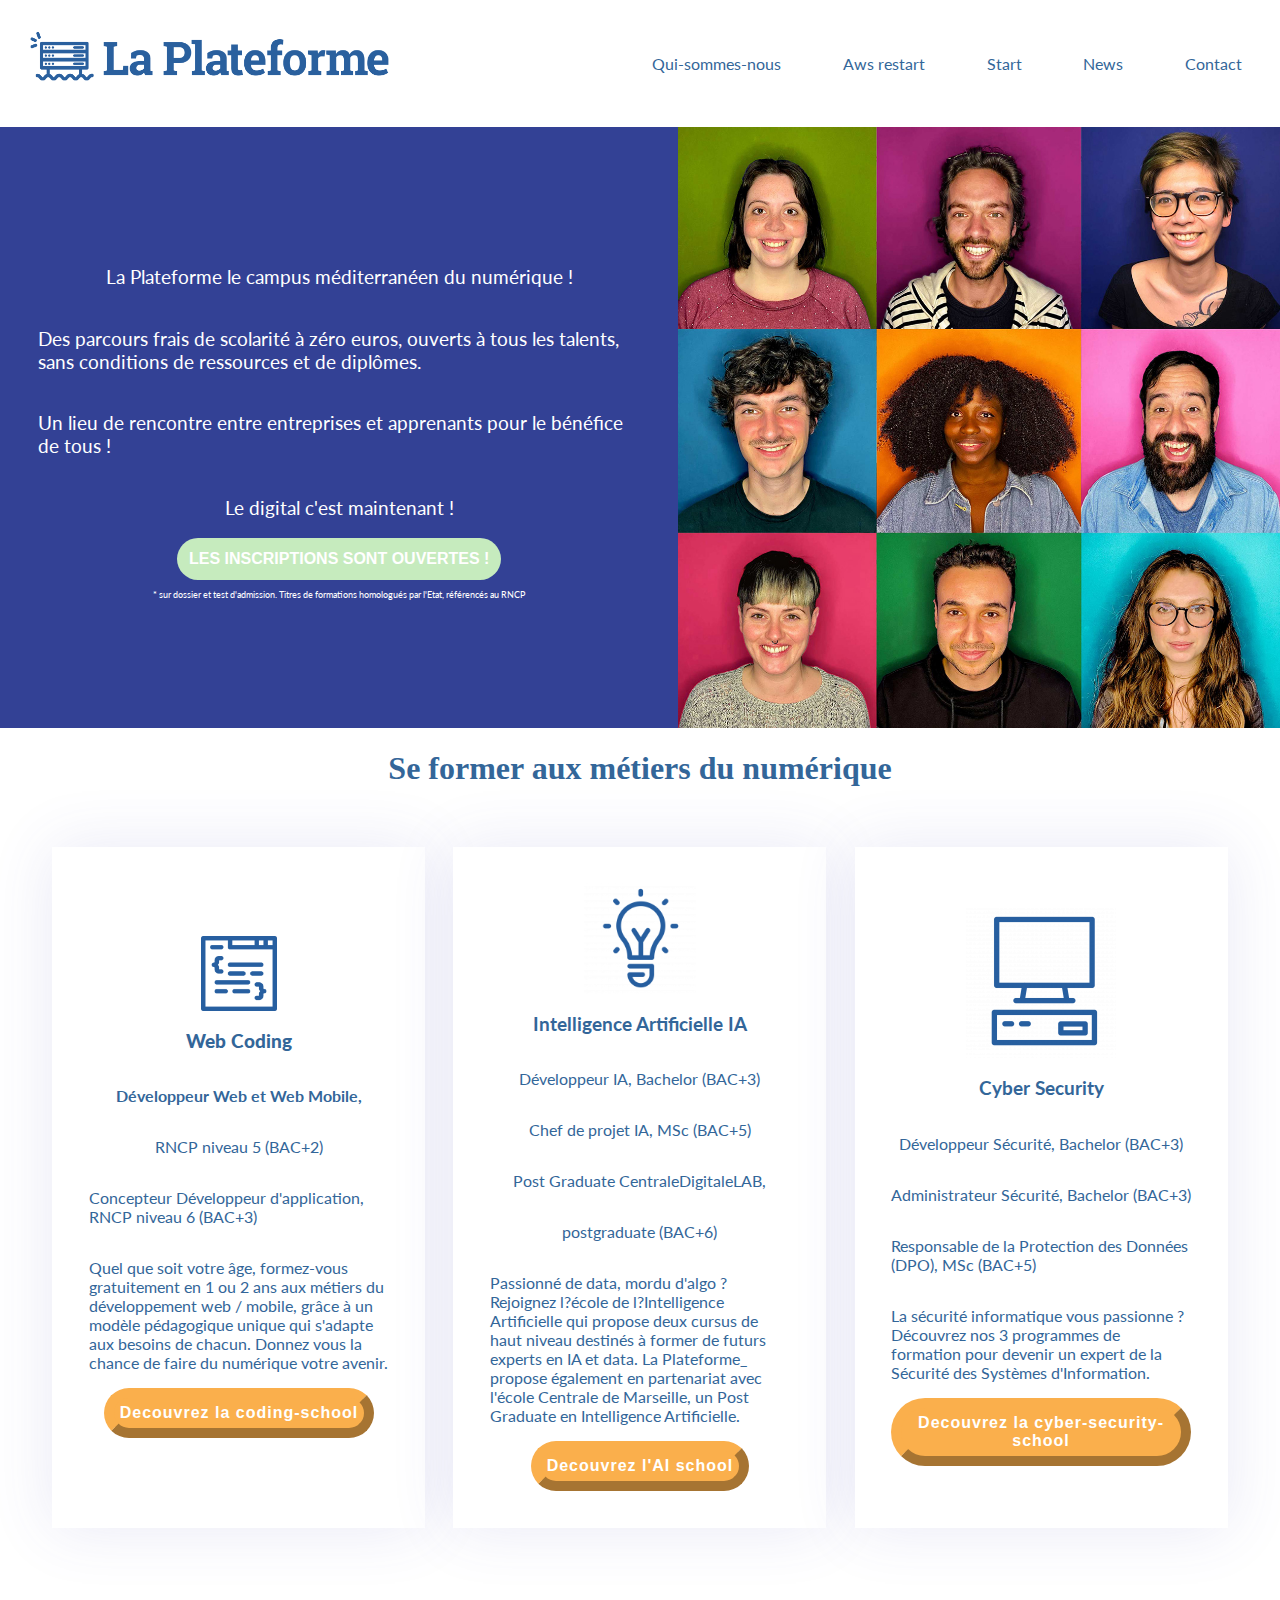
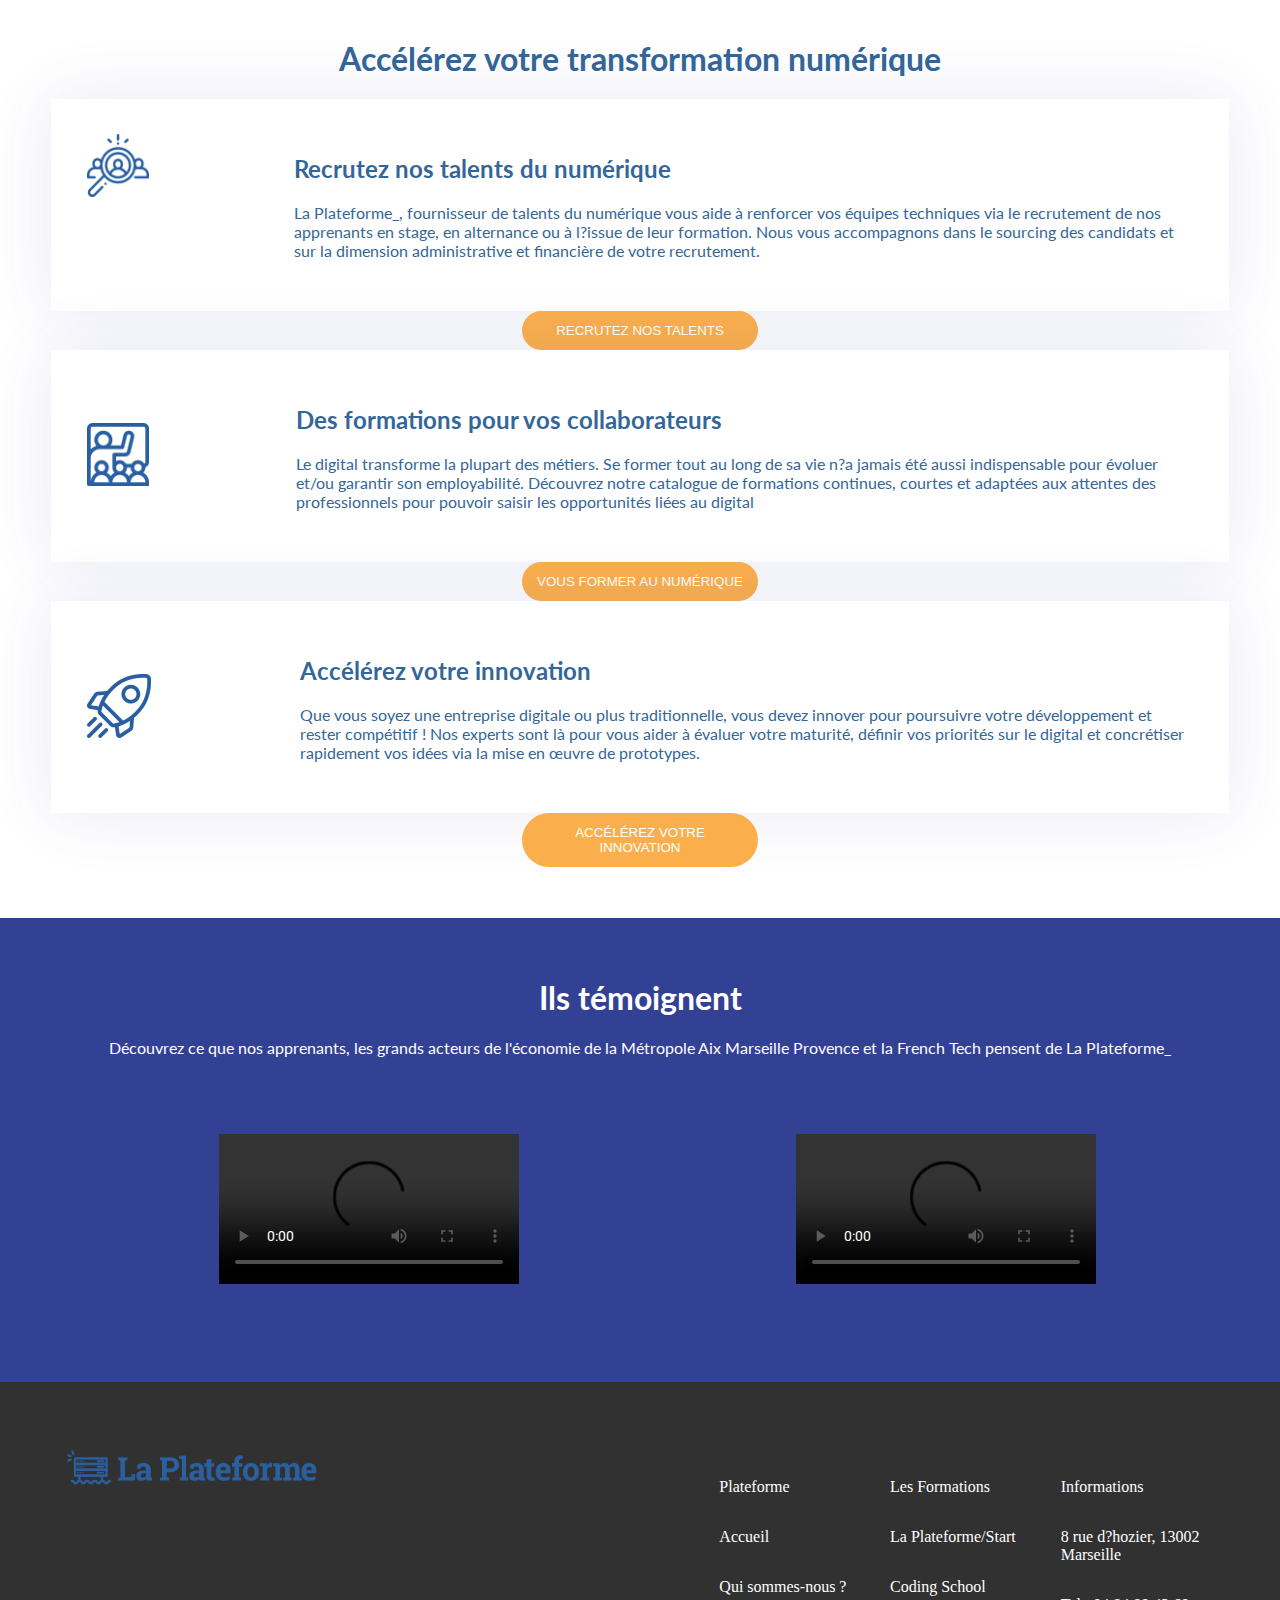
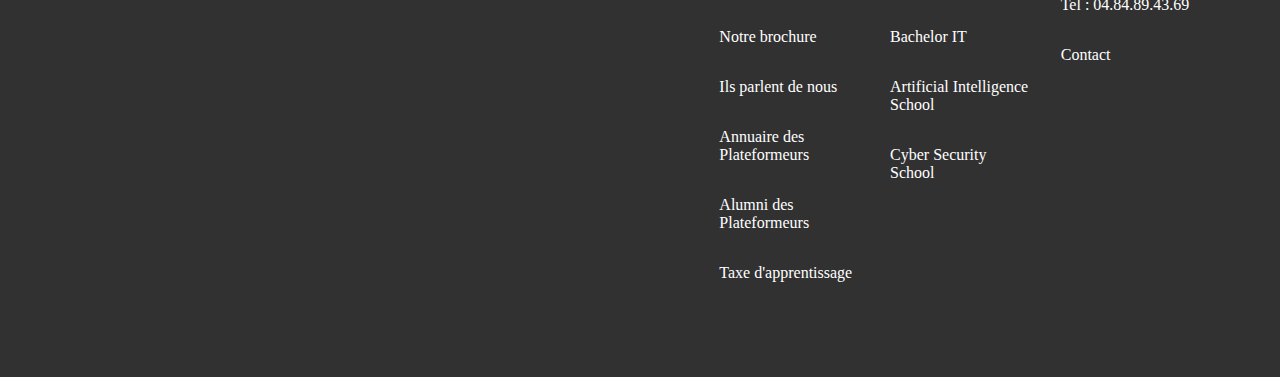
<file: laplateforme/site-laplateforme.html>
<!DOCTYPE html>
<html lang="fr-FR">
    <link rel="stylesheet" href="laplateforme.css">
<head>
    <meta charset="ISO-8859-15">
    <a href="https://laplateforme.io/">
        <style>
            @import url('https://fonts.googleapis.com/css2?family=Lato:wght@300&family=Roboto:wght@300&display=swap');
        </style>
        <link rel="stylesheet" href="https://cdnjs.cloudflare.com/ajax/libs/font-awesome/6.2.0/css/all.min.css" integrity="sha512-xh6O/CkQoPOWDdYTDqeRdPCVd1SpvCA9XXcUnZS2FmJNp1coAFzvtCN9BmamE+4aHK8yyUHUSCcJHgXloTyT2A==" crossorigin="anonymous" referrerpolicy="no-referrer" />
</head>
<body>

<div class="header">
<div class="gauche">
<header>
        <img src="logo_laplateforme_bleu3.png" alt="Ecole Informatique La Plateforme" id="logo" data-height-percentage="40" /></a>
</div>
    <div class="droite">
        <ul>
        <li><a href="https://laplateforme.io/qui-sommes-nous/">Qui-sommes-nous</a></li>
        <li><a href="https://laplateforme.io/aws-restart/">Aws restart</a></li>
        <li><a href="https://laplateforme.io/start/">Start</a></li>
        <li><a href="https://laplateforme.io/news/">News</a></li>
        <li><a href="https://laplateforme.io/informations/">Contact</a></li>
        </ul>
    </div>
    

    
    
    
</header>
</div>
    


<div class="middlepart">
    <div class="textg">
    <p>La Plateforme le campus m�diterran�en du num�rique !</p>
    <p>Des parcours frais de scolarit� � z�ro euros, ouverts � tous les talents, sans conditions de ressources et de dipl�mes.</p>
    <p>Un lieu de rencontre entre entreprises et apprenants pour le b�n�fice de tous !</p>
    <p>Le digital c'est maintenant !</p>
    
    <button class="button1">
        <a href ="https://laplateforme.io/informations/">LES INSCRIPTIONS SONT OUVERTES !</a></button>
        <p style="font-size: 9px;">* sur dossier et test d'admission.
            Titres de formations homologu�s par l'Etat, r�f�renc�s au RNCP</p>
    </div>
    <div class="imgcentre">
    <img src ="HP_visual_light.jpeg"
    alt ="mosaique">
    </div>
</div>


    
    <div class="bottompart"> 
            <h1><center>Se former aux m�tiers du num�rique</center></h1>
    
        <div class="colonne">
            
            <div class="colonne1">    
                <img src="coding.webp">
                <h3><b>Web Coding</b></h3>
                <p><b>D�veloppeur Web et Web Mobile,</b></p>
                <p>RNCP niveau 5 (BAC+2)</p>
                <p>Concepteur D�veloppeur d'application, RNCP niveau 6 (BAC+3)</p>
                <p>Quel que soit votre �ge, formez-vous gratuitement en 1 ou 2 ans aux m�tiers du d�veloppement web / mobile, gr�ce � un mod�le p�dagogique unique qui s'adapte aux besoins de chacun. Donnez vous la chance de faire du num�rique votre avenir.</p>
                <button class="buttoncol">
                <a href="https://laplateforme.io/coding-school/">Decouvrez la coding-school</a></button>
            </div>
            <div class="colonne2">
                <img src="AMPOULE_BLEU-150x150.webp">
                <h3>Intelligence Artificielle IA</h3>
                <p>D�veloppeur IA, Bachelor (BAC+3)</p>
                <p>Chef de projet IA, MSc (BAC+5)</p>
                <p>Post Graduate CentraleDigitaleLAB,</p>
                <p>postgraduate (BAC+6)</p>
                <p>Passionn� de data, mordu d'algo ? Rejoignez l?�cole de l?Intelligence Artificielle qui propose deux cursus de haut niveau destin�s � former de futurs experts en IA et data. La Plateforme_ propose �galement en partenariat avec l'�cole Centrale de Marseille, un Post Graduate en Intelligence Artificielle.</p>
                <button class="buttoncol">
                <a href="https://laplateforme.io/ai-school/">Decouvrez l'AI school</a></button>
            </div>
            <div class="colonne3">
                <img src="ORDINATEUR_BLEU-150x150.webp">
                <h3>Cyber Security</h3>
                <p>D�veloppeur S�curit�, Bachelor (BAC+3)</p>
                <p>Administrateur S�curit�, Bachelor (BAC+3)</p>
                <p>Responsable de la Protection des Donn�es (DPO), MSc (BAC+5)</p>
                <p>La s�curit� informatique vous passionne ? D�couvrez nos 3 programmes de formation pour devenir un expert de la S�curit� des Syst�mes d'Information.</p>
                <button class="buttoncol">
                <a href="https://laplateforme.io/cyber-security-school/">Decouvrez la cyber-security-school</a></button>
            
            </div>
        </div>
    </div>


    
<div class="rows">
<h1><center>Acc�l�rez votre transformation num�rique</center></h1>
    <div class="rows1">
        <div class="rows1img">
        <img src ="recruitement.webp">
        </div>
        <div class="rows1ligne">
            <h2>Recrutez nos talents du num�rique</h2>
            <p>La Plateforme_, fournisseur de talents du num�rique vous aide � renforcer vos �quipes techniques via le recrutement de nos apprenants en stage, en alternance ou � l?issue de leur formation. Nous vous accompagnons dans le sourcing des candidats et sur la dimension administrative et financi�re de votre recrutement.</p>
           
        </div>
    </div>
    <button class="buttonrow">
        <a href="https://laplateforme.io/entreprise/#recrutez">RECRUTEZ NOS TALENTS</a></button>
    <div class="rows2">
        <div class="rows2img">
            <img src="training.webp">
        </div>
        <div class="rows2ligne">
            <h2>Des formations pour vos collaborateurs</h2>
            <p>Le digital transforme la plupart des m�tiers. Se former tout au long de sa vie n?a jamais �t� aussi indispensable pour �voluer et/ou garantir son employabilit�. D�couvrez notre catalogue de formations continues, courtes et adapt�es aux attentes des professionnels pour pouvoir saisir les opportunit�s li�es au digital</p>
            
        </div>
    </div>
    <button class="buttonrow">
        <a href="https://laplateforme.io/entreprise/#seformer">VOUS FORMER AU NUM�RIQUE</a></button>
    <div class="rows3">
        <div class="rows3img">
            <img src="boost.webp">
        </div>
        <div class="rows3ligne">
            <h2>Acc�l�rez votre innovation</h2>
            <p>Que vous soyez une entreprise digitale ou plus traditionnelle, vous devez innover pour poursuivre votre d�veloppement et rester comp�titif ! Nos experts sont l� pour vous aider � �valuer votre maturit�, d�finir vos priorit�s sur le digital et concr�tiser rapidement vos id�es via la mise en �uvre de prototypes.</p>
        </div>
    </div>
    <button class="buttonrow">
        <a href="https://laplateforme.io/entreprise/#accelerez">ACC�L�REZ VOTRE INNOVATION</a></button>
</div>


<div class="botall">    
        <h1><center>Ils t�moignent</center></h1>
       
        <p><center>D�couvrez ce que nos apprenants, les grands acteurs de l'�conomie de la M�tropole Aix Marseille Provence et la French Tech pensent de La Plateforme_</center></p>
<div class="botvideo">
        <div class="video1">
            <video controls>
                <source src="https://www.youtube.com/watch?v=sDkjt3UTukg&ab_channel=LaPlateforme_">
            </video>
        </div>

        <div class="video2">
            <video controls>
                <source src="https://www.youtube.com/watch?v=sDkjt3UTukg&ab_channel=LaPlateforme_">
            </video>
        </div>


</div>
</div>

</div>


<div class="footer">
    <div class="footertop">
            <div class="imglogo">
                <div class="imglp">
                    <img src="logo_laplateforme_bleu3.png">
                </div>
                <div class="logos">
                    <a href="https://www.facebook.com/LaPlateformeIO"><i class="fa-brands fa-square-facebook"></i></a>
                    <a href="https://www.instagram.com/LaPlateformeIO/"><i class="fa-brands fa-square-instagram"></i></a>
                    <a href="https://www.linkedin.com/school/laplateformeio/"><i class="fa-brands fa-linkedin"></i></a>
                    <a href="https://twitter.com/LaPlateformeIO"><i class="fa-brands fa-square-twitter"></i></a>
                    <a href="https://www.youtube.com/c/LaPlateformeIO"><i class="fa-brands fa-youtube"></i></a>
                </div>
            </div>
        <div class="colall">
                <div class="botcol1">
                    <p>Plateforme</p>
                    <p>Accueil</p>
                    <p>Qui sommes-nous ?</p>
                    <p>Notre brochure</p>
                    <p>Ils parlent de nous</p>
                    <p>Annuaire des Plateformeurs</p>
                    <p>Alumni des Plateformeurs</p>
                    <p>Taxe d'apprentissage</p>
                </div>
                <div class="botcol2">
                    <p>Les Formations</p>
                    <p>La Plateforme/Start</p>
                    <p>Coding School</p>
                    <p>Bachelor IT</p>
                    <p>Artificial Intelligence School</p>
                    <p>Cyber Security School</p>
                </div>
                <div class="botcol3">
                    <p>Informations</p>

                    <p>8 rue d?hozier, 13002 Marseille</p>
                    <p>Tel : 04.84.89.43.69</p>
                    <p>Contact</p>
                </div>
        </div>    
    </div>  
</div> 

    

    
    
    
    

    
    
</body>
</html>
</file>
<file: laplateforme/laplateforme.css>
body{
    margin: 0%;
    
}

.header { 
    display: flex;
    padding : 2%;
}
.header a{
    text-decoration: none;
    color: #336699;
}
.gauche {
    width: 50%;
    display: flex;
}   
.gauche img{
    width :60%;
}
.droite{
    width: 50%;
    font-family: 'Lato', sans-serif;
    align-items: flex-end;
}
.droite ul {
    display: flex;
    justify-content: space-between;
    list-style: none;
    padding : 2% ;
}
.middlepart{ 
    
    display: flex;
    background-color: #334195;
}
.textg{
    display: flex;
    font-family: 'Lato', sans-serif;
    color : white ;
    justify-content: center;
    align-items: center;
    flex-direction: column;
    width : 50% ;
    padding: 3%;
    font-size: 1.5vmax;
}
.button1{
    border: none;
    border-radius: 100px;
    font-size: 16px;
    font-weight: 700;
    padding: 2%;
    background-color: #c6ebbe;
    text-decoration: none;
}
.button1 a {
    text-decoration: none;
    color: white;
}
.imgcentre{
    display: flex;
    width: 50%;
}
.imgcentre img{
    display :flex;
    width: 100%;
}
.bottompart{
    display: flex;
    color: #336699;
    flex-direction: column;
}
.colonne{ 
    display: flex;
    flex-direction: row;
    justify-content: space-around;
    padding: 3%;
}
.buttoncol{
    
    border-width: 10px;
    border-color: #faaf4c;
    border-radius: 100px;
    letter-spacing: 1px;
    font-size: 16px;
    font-weight: 700;
    padding: 2%;
    background-color: #faaf4c;
    }
.buttoncol a{
    text-decoration: none;
    color: white;
}
.colonne1{
    padding: 3%;
    display: flex;
    width: 25%;
    flex-direction: column;
    justify-content: center;
    background-color: white;
    align-items: center;
    align-content: center;
    font-family: 'Lato', sans-serif;
    box-shadow: 0px 0px 60px 0px rgb(71 74 182 / 12%);
}   
.colonne h{
    font-family: 'Lato', sans-serif;
    display: flex;
    justify-content: center;
    align-items: center;
    align-content: center;
    color: #336699
}
.colonne1 img{
    width: 25%;
}
.colonne2{
    padding: 3%;
    display: flex;
    width: 25%;
    flex-direction: column;
    justify-content: center;
    background-color: white;
    align-items: center;
    align-items: center;
    font-family: 'Lato', sans-serif;
    box-shadow: 0px 0px 60px 0px rgb(71 74 182 / 12%);
}
.colonne2 img{
    width: 37%;
}
.colonne3{
    padding:3% ;
    display: flex;
    width: 25%;
    flex-direction: column;
    justify-content: center;
    background-color: white;
    align-content: center;
    align-items: center;
    font-family: 'Lato', sans-serif;
    box-shadow: 0px 0px 60px 0px rgb(71 74 182 / 12%);
}
.rows{
    font-family: 'Lato', sans-serif;
    display: flex;
    flex-direction: column;
    padding: 4%;
    align-items: center;
    justify-items: center;
    color: #336699
}
.rows img{
    width: 30%;
}
.rows button{
    width: 20%;
    color: #ffffff;
    border-radius: 100px;
    padding: 1%;
    background-color: #faaf4c;
    border: none;
}
.rows a {
    text-decoration: none;
    color: white;
}
.rows1 {
    font-family: 'Lato', sans-serif;
    display: flex ;
    padding: 3%;
    
    
    background-color: white;
    box-shadow: 0px 0px 60px 0px rgb(71 74 182 / 12%);
}
.rows2 {
    font-family: 'Lato', sans-serif;
    display: flex;
    padding: 3%;
    align-items: center;
    align-content: center;
    background-color: white;
    box-shadow: 0px 0px 60px 0px rgb(71 74 182 / 12%);
}
.rows3{ 
    font-family: 'Lato', sans-serif;
    display: flex;
    padding: 3% ;
    align-items: center;
    align-content: center;
    background-color: white;
    box-shadow: 0px 0px 60px 0px rgb(71 74 182 / 12%);
}
.botall {
    background-color: #334195;
    color : white;
    padding: 3%;
    font-family: 'Lato', sans-serif;
}
.botvideo{
    display: flex;
    align-items: center;
    align-content: center;
    justify-content: space-between;
    margin-left: 10%;
    padding: 5%;
    
}
.video1{
    display: flex;
    width: 40%;
    align-items: center;
    align-content: center;
}
.video2{
    display: flex;
    width: 40%;
    align-items: center;
    align-content: center;
}

.footertop{
    display: flex;
    background-color: #313131;

}






.imglogo{
    display: flex;
    flex-direction: column;
    width: 50%;
    padding: 5%;
}
.logos{
    display: flex;
    align-items: center;
    align-content: center;
    padding: 3%;
    justify-content: space-around;
    width: 70%;
    
    
}
.imglp img{
    width: 50%;
}


.colall{
    display: flex;
    width: 50%;
    flex-direction: row;
    justify-content: space-between;
    color: white;
    padding: 5% ;

    
}

.botcol1{
    display: flex;
    flex-direction: column;
    padding: 3%;
    width: 33%;
    
}
.botcol2{
    display: flex;
    flex-direction: column;
    padding: 3%;
    
    width: 33%;
}
.botcol3{
    display: flex;
    flex-direction: column;
    padding: 3%;
    width: 33%;
    
}
</file>
